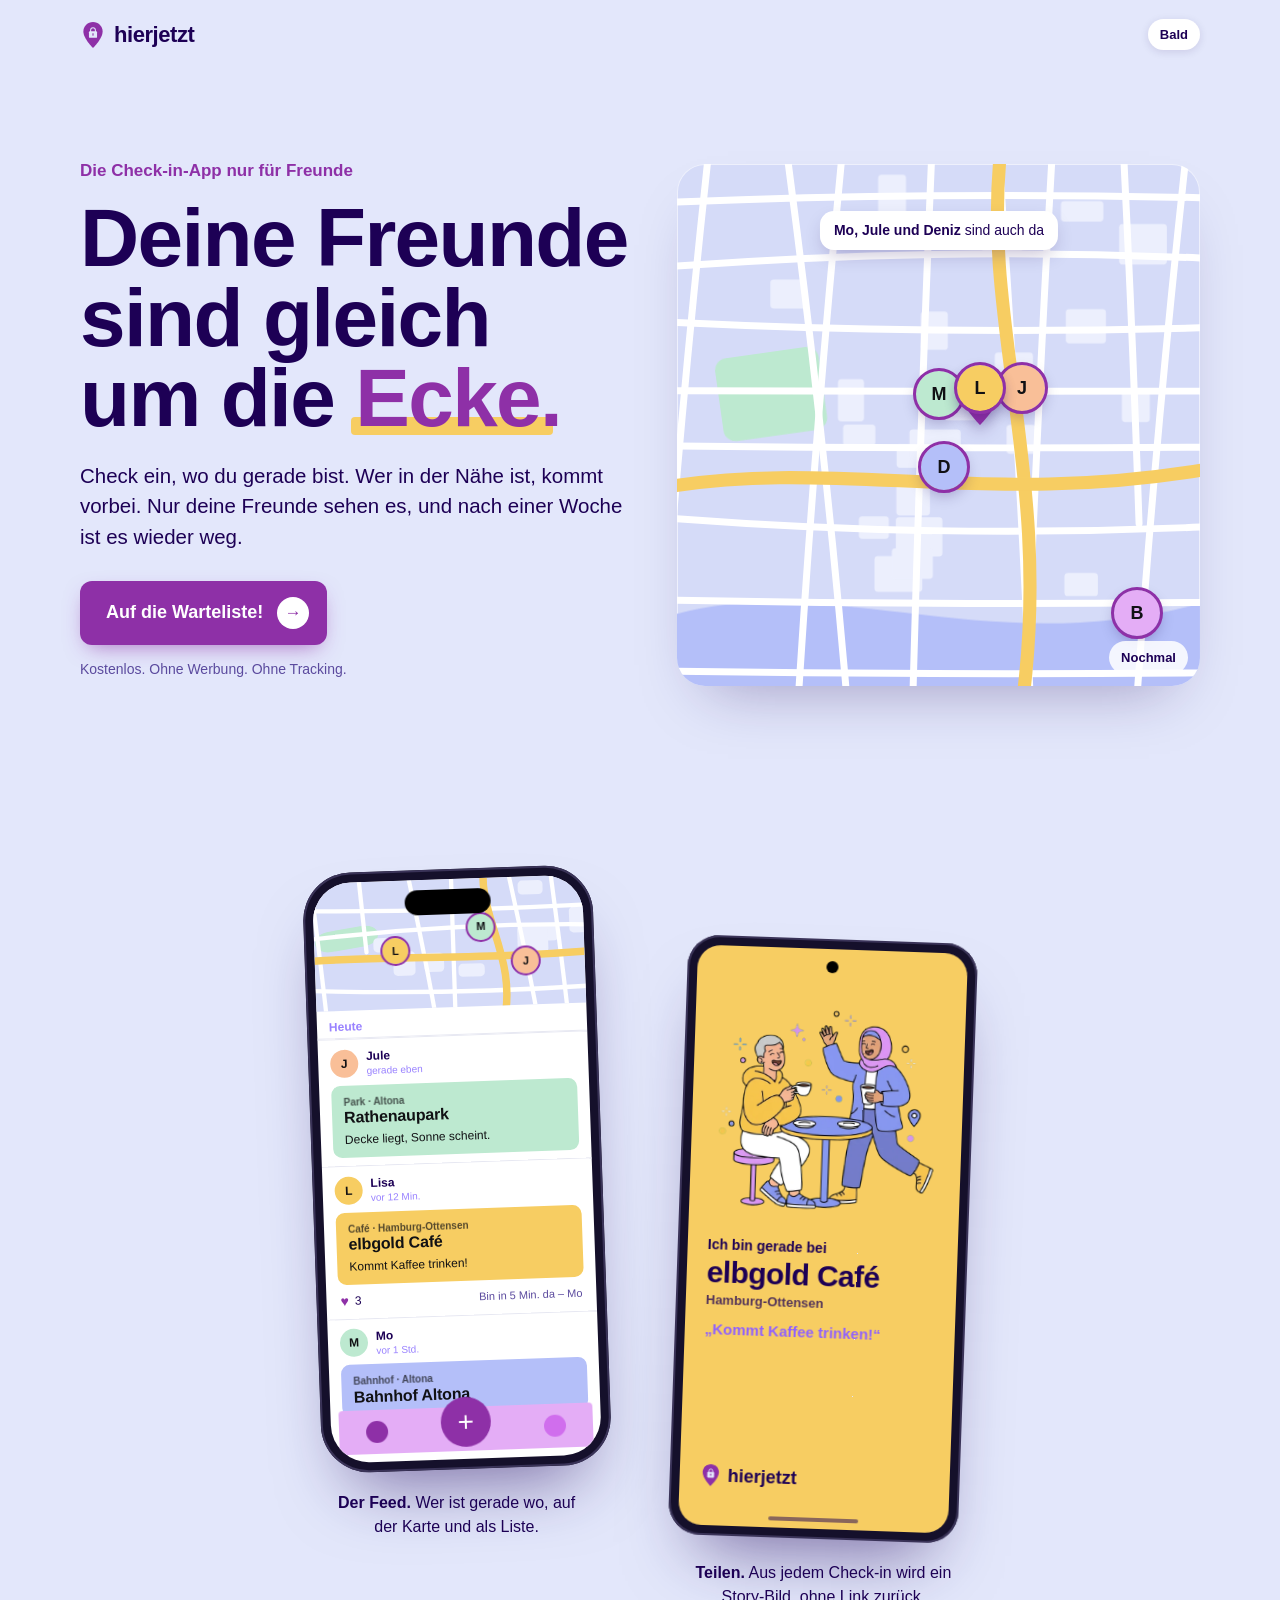
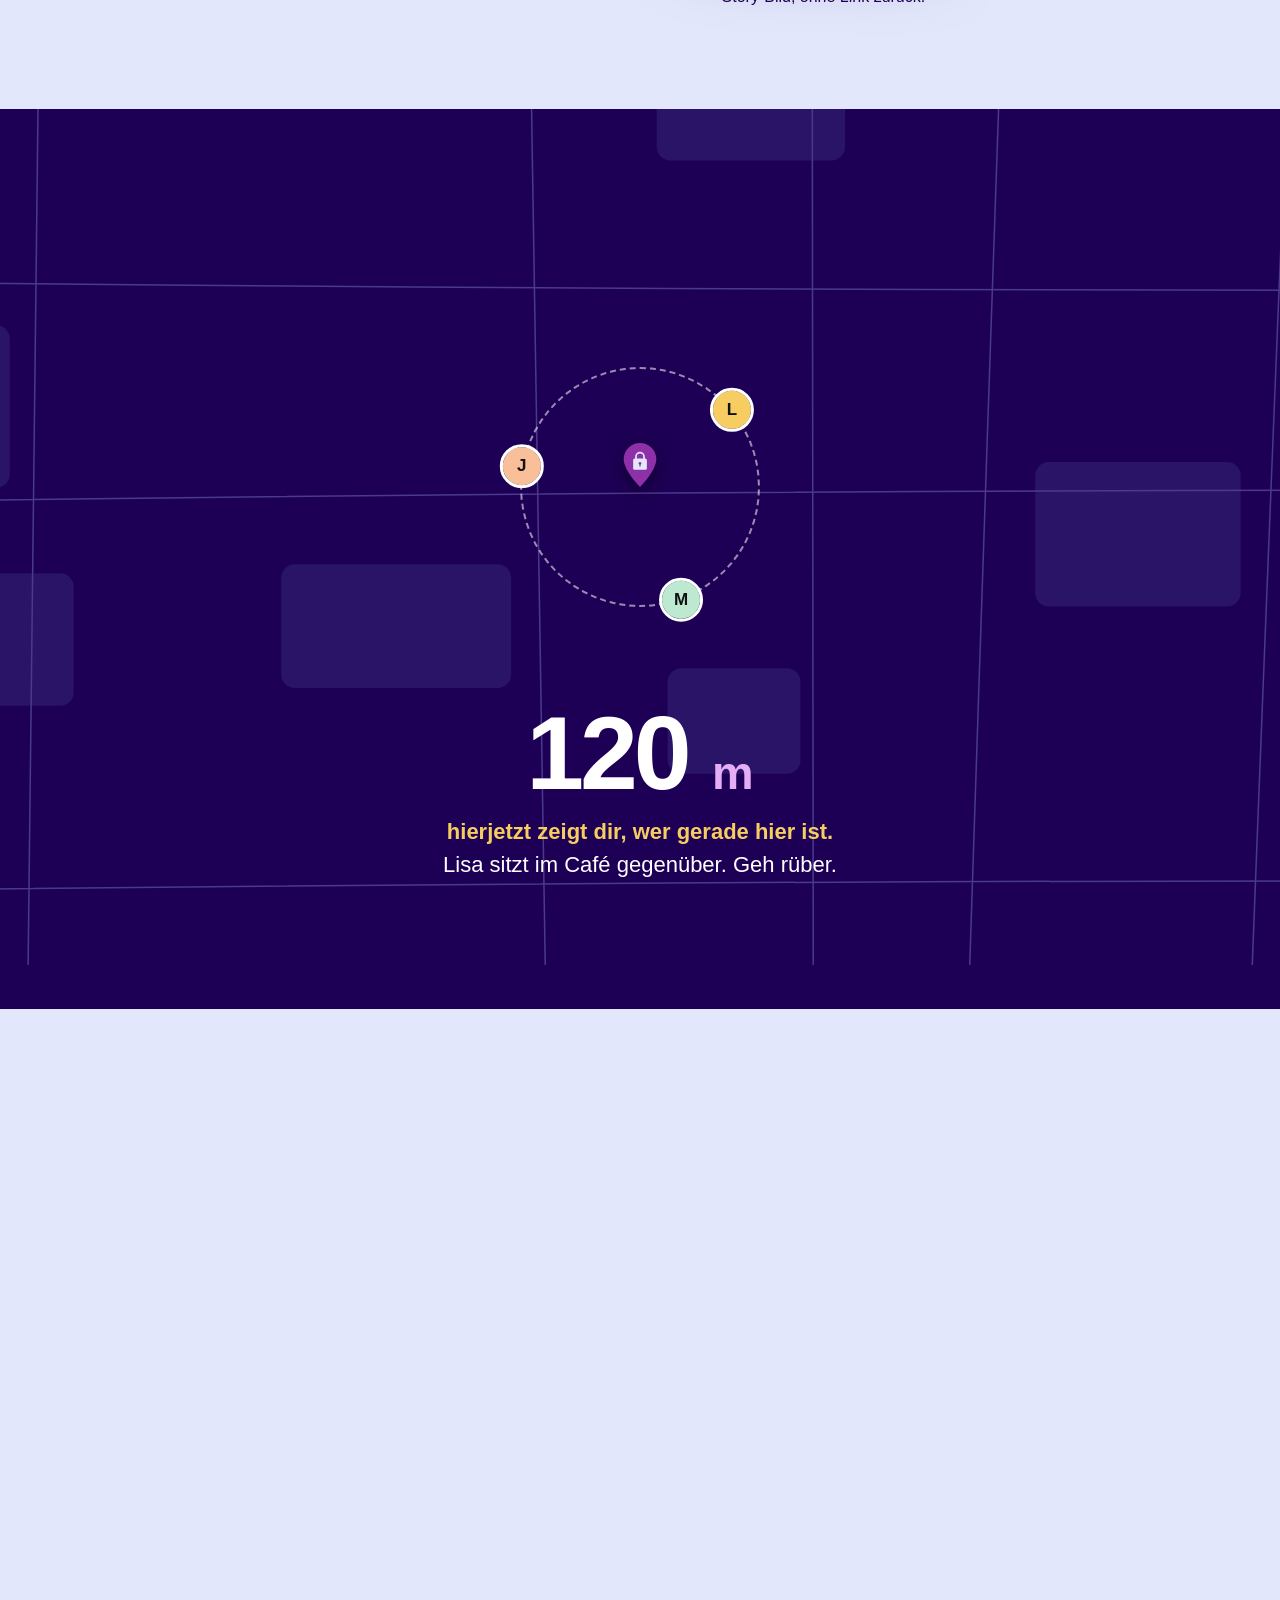
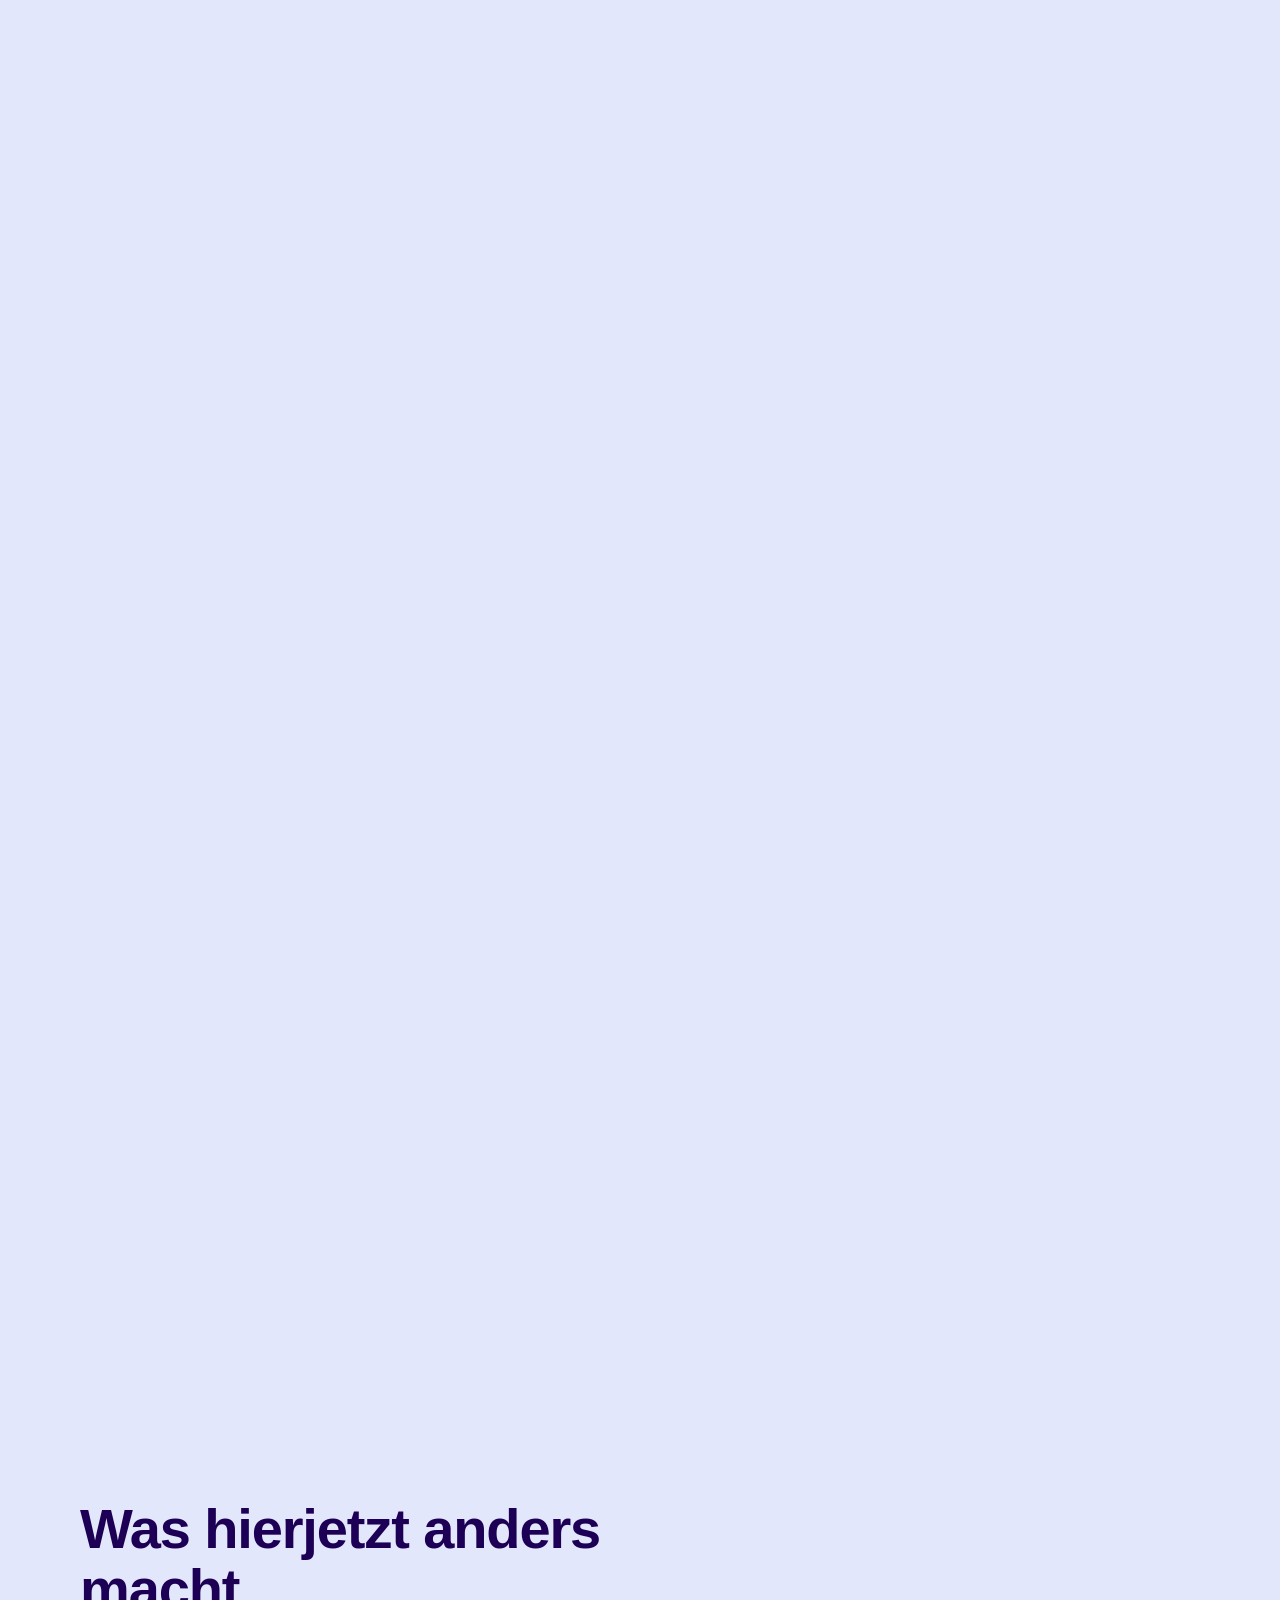
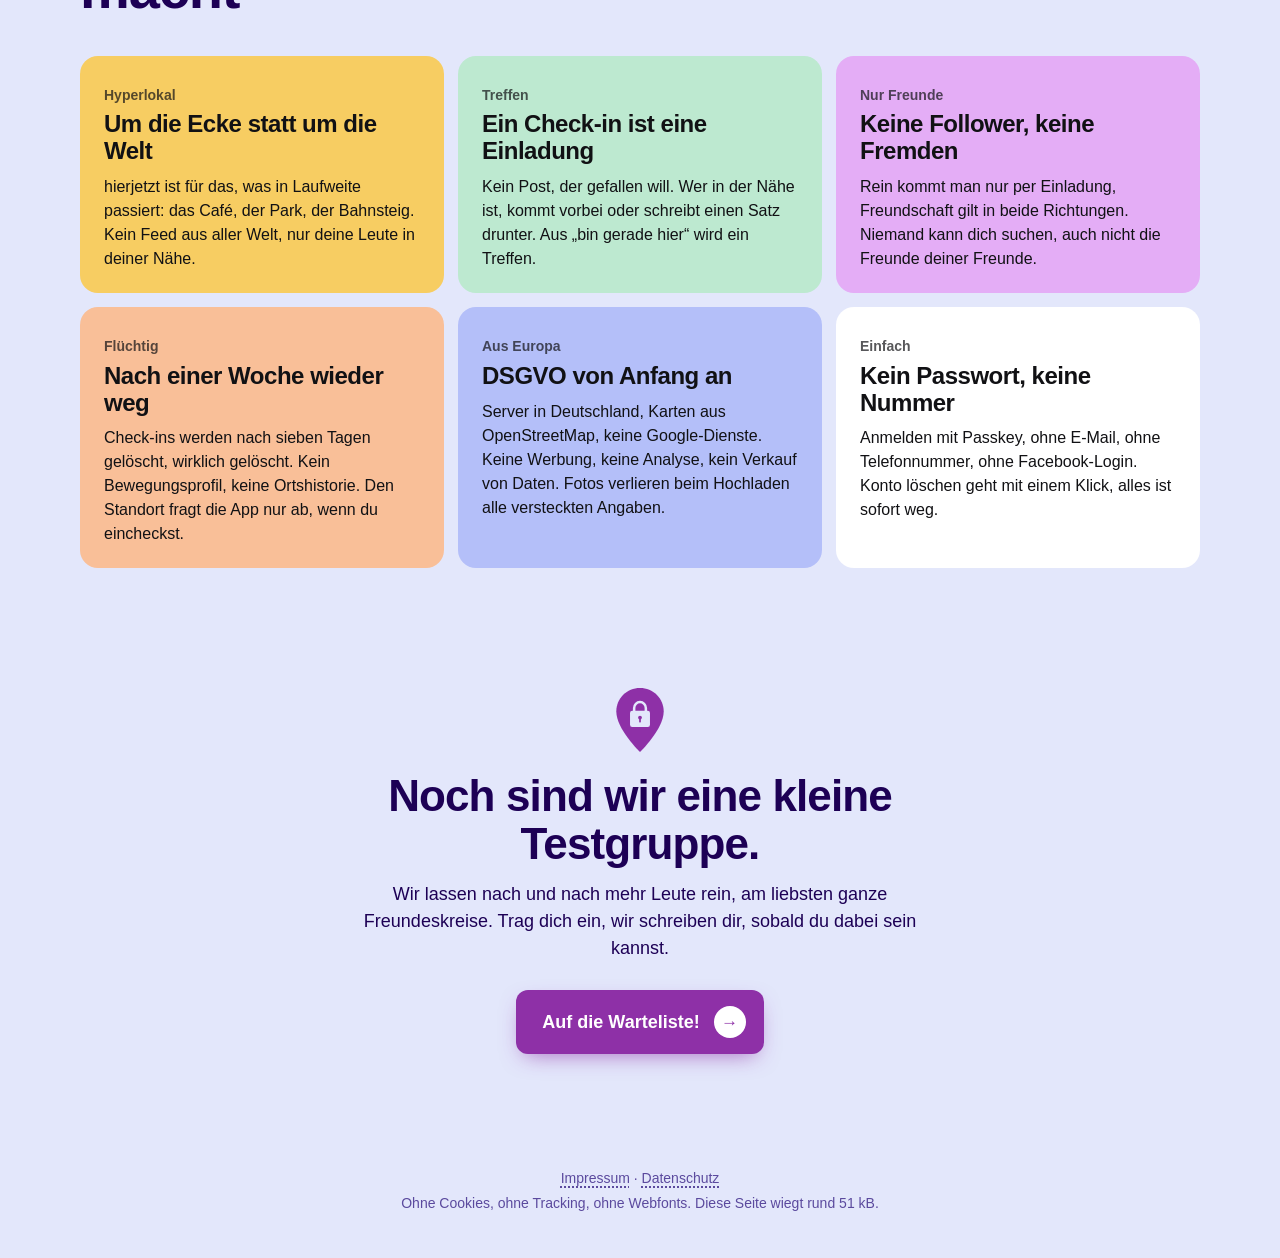
<file: index.html>
<!doctype html>
<html lang="de">
<head>
  <meta charset="utf-8">
  <meta name="viewport" content="width=device-width, initial-scale=1, viewport-fit=cover">
  <title>hierjetzt · Deine Freunde sind gleich um die Ecke</title>
  <meta name="description" content="Check ein, wo du gerade bist. Wer in der Nähe ist, kommt vorbei. Nur für Freunde, nach einer Woche wieder weg. Aus Europa, ohne Tracking.">
  <meta name="color-scheme" content="light only">
  <meta name="theme-color" content="#e3e7fb">
  <meta property="og:title" content="hierjetzt">
  <meta property="og:description" content="Deine Freunde sind gleich um die Ecke. Check ein, wer in der Nähe ist, kommt vorbei.">
  <meta property="og:image" content="https://hierjetzt.social/img/og.png">
  <meta property="og:url" content="https://hierjetzt.social/">
  <meta name="twitter:card" content="summary_large_image">
  <link rel="icon" href="img/logo.svg" type="image/svg+xml">
  <link rel="apple-touch-icon" href="img/icon-180.png">
  <link rel="stylesheet" href="style.css">
  <script src="main.js" defer></script>
</head>
<body>
  <a class="skip" href="#main">Zum Inhalt</a>

  <header class="top">
    <a class="brand" href="./" aria-label="hierjetzt Startseite">
      <svg class="brand-pin" viewBox="0 0 512 512" aria-hidden="true"><use href="#pin"/></svg>
      <span>hierjetzt</span>
    </a>
    <span class="beta">Bald</span>
  </header>

  <main id="main">
    <!-- 1 · Hero: headline, value prop, and a tiny city where friends meet -->
    <section class="hero" aria-labelledby="hero-title">
      <div class="hero-text">
        <p class="eyebrow">Die Check-in-App nur für Freunde</p>
        <h1 id="hero-title">
          <span class="word">Deine</span> <span class="word">Freunde</span> <span class="word">sind</span>
          <span class="word">gleich</span> <span class="word">um</span> <span class="word">die</span> <span class="word hl">Ecke.</span>
        </h1>
        <p class="lead">Check ein, wo du gerade bist. Wer in der Nähe ist, kommt vorbei. Nur deine Freunde sehen es, und nach einer Woche ist es wieder weg.</p>
        <button type="button" class="cta" data-open-waitlist>Auf die Warteliste!</button>
        <p class="fine">Kostenlos. Ohne Werbung. Ohne Tracking.</p>
      </div>

      <figure class="city" aria-labelledby="city-caption">
        <svg class="streets" viewBox="0 0 600 600" preserveAspectRatio="xMidYMid slice" aria-hidden="true" focusable="false"></svg>
        <div class="pins" aria-hidden="true">
          <span class="spot" style="--x:58;--y:50"><svg viewBox="0 0 512 512"><use href="#pin"/></svg><span class="ring"></span></span>
          <span class="friend f-lisa" style="--x:58;--y:50;--d:0;--c:var(--color-yellow)">L</span>
          <span class="friend f-mo walks" style="--x:18;--y:22;--ex:50;--ey:44;--d:1;--c:var(--color-mint)">M</span>
          <span class="friend f-jule walks" style="--x:86;--y:18;--ex:66;--ey:43;--d:2;--c:var(--color-peach)">J</span>
          <span class="friend f-deniz walks" style="--x:26;--y:84;--ex:51;--ey:58;--d:3;--c:var(--color-blue)">D</span>
          <span class="friend f-ben" style="--x:88;--y:86;--d:4;--c:var(--color-lilac)">B</span>
          <span class="bubble b1">Lisa ist gerade im <b>elbgold Café</b></span>
          <span class="bubble b2"><b>Mo, Jule und Deniz</b> sind auch da</span>
        </div>
        <figcaption id="city-caption" class="sr">Lisa checkt im Café ein. Drei Freunde aus der Nähe sehen es und kommen vorbei.</figcaption>
        <button type="button" class="replay" aria-label="Animation nochmal abspielen">Nochmal</button>
      </figure>
    </section>

    <!-- 2 · Two screens: feed on an iPhone, share image on an Android -->
    <section class="screens" aria-labelledby="screens-title">
      <h2 id="screens-title" class="sr">So sieht hierjetzt aus</h2>
      <div class="devices">
        <figure class="device iphone" aria-labelledby="cap-feed">
          <div class="frame">
            <div class="island" aria-hidden="true"></div>
            <div class="screen feed" aria-hidden="true">
              <div class="mini-map">
                <svg class="streets small" viewBox="0 0 300 120" preserveAspectRatio="xMidYMid slice"></svg>
                <span class="mpin" style="--x:30;--y:55;--c:var(--color-yellow)">L</span>
                <span class="mpin" style="--x:62;--y:38;--c:var(--color-mint)">M</span>
                <span class="mpin new" style="--x:78;--y:66;--c:var(--color-peach)">J</span>
              </div>
              <div class="day">Heute</div>
              <div class="entry entry-new">
                <div class="who"><span class="av" style="--c:var(--color-peach)">J</span><span><b>Jule</b><small>gerade eben</small></span></div>
                <div class="tile kind-park"><small>Park · Altona</small><strong>Rathenaupark</strong><p>Decke liegt, Sonne scheint.</p></div>
              </div>
              <div class="entry">
                <div class="who"><span class="av" style="--c:var(--color-yellow)">L</span><span><b>Lisa</b><small>vor 12 Min.</small></span></div>
                <div class="tile kind-cafe"><small>Café · Hamburg-Ottensen</small><strong>elbgold Café</strong><p>Kommt Kaffee trinken!</p></div>
                <div class="acts"><span class="heart">♥</span> <span class="likes">3</span><span class="cmt">Bin in 5 Min. da – Mo</span></div>
              </div>
              <div class="entry">
                <div class="who"><span class="av" style="--c:var(--color-mint)">M</span><span><b>Mo</b><small>vor 1 Std.</small></span></div>
                <div class="tile kind-laden"><small>Bahnhof · Altona</small><strong>Bahnhof Altona</strong></div>
              </div>
              <nav class="tabs"><i></i><b>+</b><i></i></nav>
            </div>
          </div>
          <figcaption id="cap-feed"><b>Der Feed.</b> Wer ist gerade wo, auf der Karte und als Liste.</figcaption>
        </figure>

        <figure class="device android" aria-labelledby="cap-share">
          <div class="frame">
            <div class="punch" aria-hidden="true"></div>
            <div class="screen story" aria-hidden="true">
              <img src="img/cafe.webp" alt="" width="460" height="400" loading="lazy" decoding="async">
              <p class="s-pre">Ich bin gerade bei</p>
              <p class="s-place">elbgold Café</p>
              <p class="s-area">Hamburg-Ottensen</p>
              <p class="s-quote">„Kommt Kaffee trinken!“</p>
              <p class="s-logo"><svg viewBox="0 0 512 512"><use href="#pin"/></svg>hierjetzt</p>
              <span class="gesture"></span>
            </div>
          </div>
          <figcaption id="cap-share"><b>Teilen.</b> Aus jedem Check-in wird ein Story-Bild, ohne Link zurück.</figcaption>
        </figure>
      </div>
    </section>

    <!-- 3 · Hyperlocal: scroll zooms from the whole world down to the café across the street -->
    <section class="zoom" aria-labelledby="zoom-title">
      <div class="zoom-stage">
        <svg class="zoom-map" viewBox="-500 -500 1000 1000" preserveAspectRatio="xMidYMid slice" aria-hidden="true" focusable="false"><defs><radialGradient id="fadeout"><stop offset="0.55" stop-color="#fff"/><stop offset="1" stop-color="#000"/></radialGradient><mask id="town" maskUnits="userSpaceOnUse" x="-900" y="-900" width="1800" height="1800"><circle r="900" fill="url(#fadeout)"/></mask></defs><g class="zoom-world"></g><g class="zoom-city"><g mask="url(#town)" class="zoom-town"></g></g></svg>
        <div class="zoom-ring" aria-hidden="true"><span class="zoom-me"><svg viewBox="0 0 512 512"><use href="#pin"/></svg></span>
          <span class="zf" style="--a:-40deg;--c:var(--color-yellow)">L</span>
          <span class="zf" style="--a:70deg;--c:var(--color-mint)">M</span>
          <span class="zf" style="--a:190deg;--c:var(--color-peach)">J</span>
        </div>
        <div class="zoom-copy">
          <h2 id="zoom-title" class="sr">Hyperlokal</h2>
          <p class="zoom-km" aria-hidden="true"><span class="zoom-n">20.000</span> <span class="zoom-unit">km</span></p>
          <ol class="zoom-steps">
            <li data-step="0">Andere Netzwerke zeigen dir die ganze Welt.</li>
            <li data-step="1">Deine Stadt ist schon näher.</li>
            <li data-step="2">Dein Viertel noch näher.</li>
            <li data-step="3"><strong>hierjetzt zeigt dir, wer gerade hier ist.</strong> Lisa sitzt im Café gegenüber. Geh rüber.</li>
          </ol>
        </div>
      </div>
    </section>

    <!-- 4 · What makes hierjetzt hierjetzt -->
    <section class="why" aria-labelledby="why-title">
      <h2 id="why-title">Was hierjetzt anders macht</h2>
      <ul class="tiles">
        <li class="t kind-cafe"><small>Hyperlokal</small><h3>Um die Ecke statt um die Welt</h3><p>hierjetzt ist für das, was in Laufweite passiert: das Café, der Park, der Bahnsteig. Kein Feed aus aller Welt, nur deine Leute in deiner Nähe.</p></li>
        <li class="t kind-park"><small>Treffen</small><h3>Ein Check-in ist eine Einladung</h3><p>Kein Post, der gefallen will. Wer in der Nähe ist, kommt vorbei oder schreibt einen Satz drunter. Aus „bin gerade hier“ wird ein Treffen.</p></li>
        <li class="t kind-kneipe"><small>Nur Freunde</small><h3>Keine Follower, keine Fremden</h3><p>Rein kommt man nur per Einladung, Freundschaft gilt in beide Richtungen. Niemand kann dich suchen, auch nicht die Freunde deiner Freunde.</p></li>
        <li class="t kind-restaurant"><small>Flüchtig</small><h3>Nach einer Woche wieder weg</h3><p>Check-ins werden nach sieben Tagen gelöscht, wirklich gelöscht. Kein Bewegungsprofil, keine Ortshistorie. Den Standort fragt die App nur ab, wenn du eincheckst.</p></li>
        <li class="t kind-laden"><small>Aus Europa</small><h3>DSGVO von Anfang an</h3><p>Server in Deutschland, Karten aus OpenStreetMap, keine Google-Dienste. Keine Werbung, keine Analyse, kein Verkauf von Daten. Fotos verlieren beim Hochladen alle versteckten Angaben.</p></li>
        <li class="t kind-plain"><small>Einfach</small><h3>Kein Passwort, keine Nummer</h3><p>Anmelden mit Passkey, ohne E-Mail, ohne Telefonnummer, ohne Facebook-Login. Konto löschen geht mit einem Klick, alles ist sofort weg.</p></li>
      </ul>
    </section>

    <!-- 5 · Closing -->
    <section class="end" aria-labelledby="end-title">
      <svg class="end-pin" viewBox="0 0 512 512" aria-hidden="true"><use href="#pin"/></svg>
      <h2 id="end-title">Noch sind wir eine kleine Testgruppe.</h2>
      <p>Wir lassen nach und nach mehr Leute rein, am liebsten ganze Freundeskreise. Trag dich ein, wir schreiben dir, sobald du dabei sein kannst.</p>
      <button type="button" class="cta" data-open-waitlist>Auf die Warteliste!</button>
    </section>
  </main>

  <footer class="foot">
    <p><a href="impressum.html">Impressum</a> · <a href="datenschutz.html">Datenschutz</a></p>
    <p>Ohne Cookies, ohne Tracking, ohne Webfonts. Diese Seite wiegt rund <span class="weight">120</span> kB.</p>
  </footer>

  <!-- Waiting list form -->
  <dialog class="wl" aria-labelledby="wl-title">
    <button type="button" class="wl-close" aria-label="Schließen" data-close>×</button>
    <form class="wl-form" novalidate data-api="https://kiddytasker.tail4d20f6.ts.net/api/waitlist">
      <h2 id="wl-title">Auf die Warteliste</h2>
      <p class="wl-lead">Drei Angaben, dann bist du drauf. Wir schreiben dir, sobald du einchecken kannst.</p>

      <label for="wl-name">Vorname</label>
      <input id="wl-name" name="firstName" type="text" autocomplete="given-name" maxlength="60" required aria-describedby="wl-name-err">
      <p class="err" id="wl-name-err" aria-live="polite"></p>

      <label for="wl-email">E-Mail</label>
      <input id="wl-email" name="email" type="email" autocomplete="email" inputmode="email" maxlength="254" required aria-describedby="wl-email-err">
      <p class="err" id="wl-email-err" aria-live="polite"></p>

      <fieldset class="nets">
        <legend>Welche Netzwerke nutzt du gerade? <span>(optional)</span></legend>
        <div class="chips">
          <label><input type="checkbox" name="networks" value="instagram"><span>Instagram</span></label>
          <label><input type="checkbox" name="networks" value="whatsapp"><span>WhatsApp</span></label>
          <label><input type="checkbox" name="networks" value="swarm"><span>Swarm</span></label>
          <label><input type="checkbox" name="networks" value="bereal"><span>BeReal</span></label>
          <label><input type="checkbox" name="networks" value="snapchat"><span>Snapchat</span></label>
          <label><input type="checkbox" name="networks" value="tiktok"><span>TikTok</span></label>
          <label><input type="checkbox" name="networks" value="facebook"><span>Facebook</span></label>
          <label><input type="checkbox" name="networks" value="threads"><span>Threads</span></label>
          <label><input type="checkbox" name="networks" value="x"><span>X</span></label>
          <label><input type="checkbox" name="networks" value="bluesky"><span>Bluesky</span></label>
          <label><input type="checkbox" name="networks" value="mastodon"><span>Mastodon</span></label>
          <label><input type="checkbox" name="networks" value="linkedin"><span>LinkedIn</span></label>
          <label><input type="checkbox" name="networks" value="signal"><span>Signal</span></label>
          <label><input type="checkbox" name="networks" value="telegram"><span>Telegram</span></label>
        </div>
        <label for="wl-other" class="other-label">Andere</label>
        <input id="wl-other" name="other" type="text" maxlength="60" placeholder="z. B. Polarsteps">
      </fieldset>

      <label class="consent">
        <input type="checkbox" name="consent" required aria-describedby="wl-consent-err">
        <span>Ihr dürft mir eine Mail schicken, sobald ich mitmachen kann. Austragen geht jederzeit mit einer kurzen Mail. Mehr in der <a href="datenschutz.html" target="_blank">Datenschutzerklärung</a>.</span>
      </label>
      <p class="err" id="wl-consent-err" aria-live="polite"></p>

      <div class="hp" aria-hidden="true"><label>Website <input name="website" tabindex="-1" autocomplete="off"></label></div>

      <button type="submit" class="cta block">Eintragen</button>
      <p class="err form-err" role="alert"></p>
    </form>

    <div class="wl-done" hidden>
      <svg class="done-pin" viewBox="0 0 512 512" aria-hidden="true"><use href="#pin"/></svg>
      <div class="tile kind-cafe">
        <small>Warteliste · hierjetzt</small>
        <strong tabindex="-1">Du bist drauf, <span class="done-name"></span>!</strong>
        <p>Wir schreiben dir, sobald du einchecken kannst. Bring deine Freunde mit.</p>
      </div>
      <button type="button" class="cta block plain" data-close>Schließen</button>
    </div>
  </dialog>

  <svg width="0" height="0" style="position:absolute" aria-hidden="true">
    <symbol id="pin" viewBox="0 0 512 512"><path d="M256 0c-104.4 0-189.7 83-189.7 187.3C66.3 327.1 256 512 256 512s189.7-184.9 189.7-324.7C445.7 83 360.4 0 256 0z" fill="#8e30a7"/><path d="M209.2 192.7v-33.2a46.9 46.8 90 0 1 93.6 0v33.2" fill="none" stroke="#e3e7fb" stroke-width="20" stroke-linecap="round"/><rect x="176.2" y="181.6" width="159.6" height="129.8" rx="18" fill="#e3e7fb"/><circle cx="256" cy="236.8" r="15.1" fill="#8e30a7"/><rect x="249.1" y="239.6" width="13.8" height="35.9" rx="5" fill="#8e30a7"/></symbol>
  </svg>
</body>
</html>
</file>
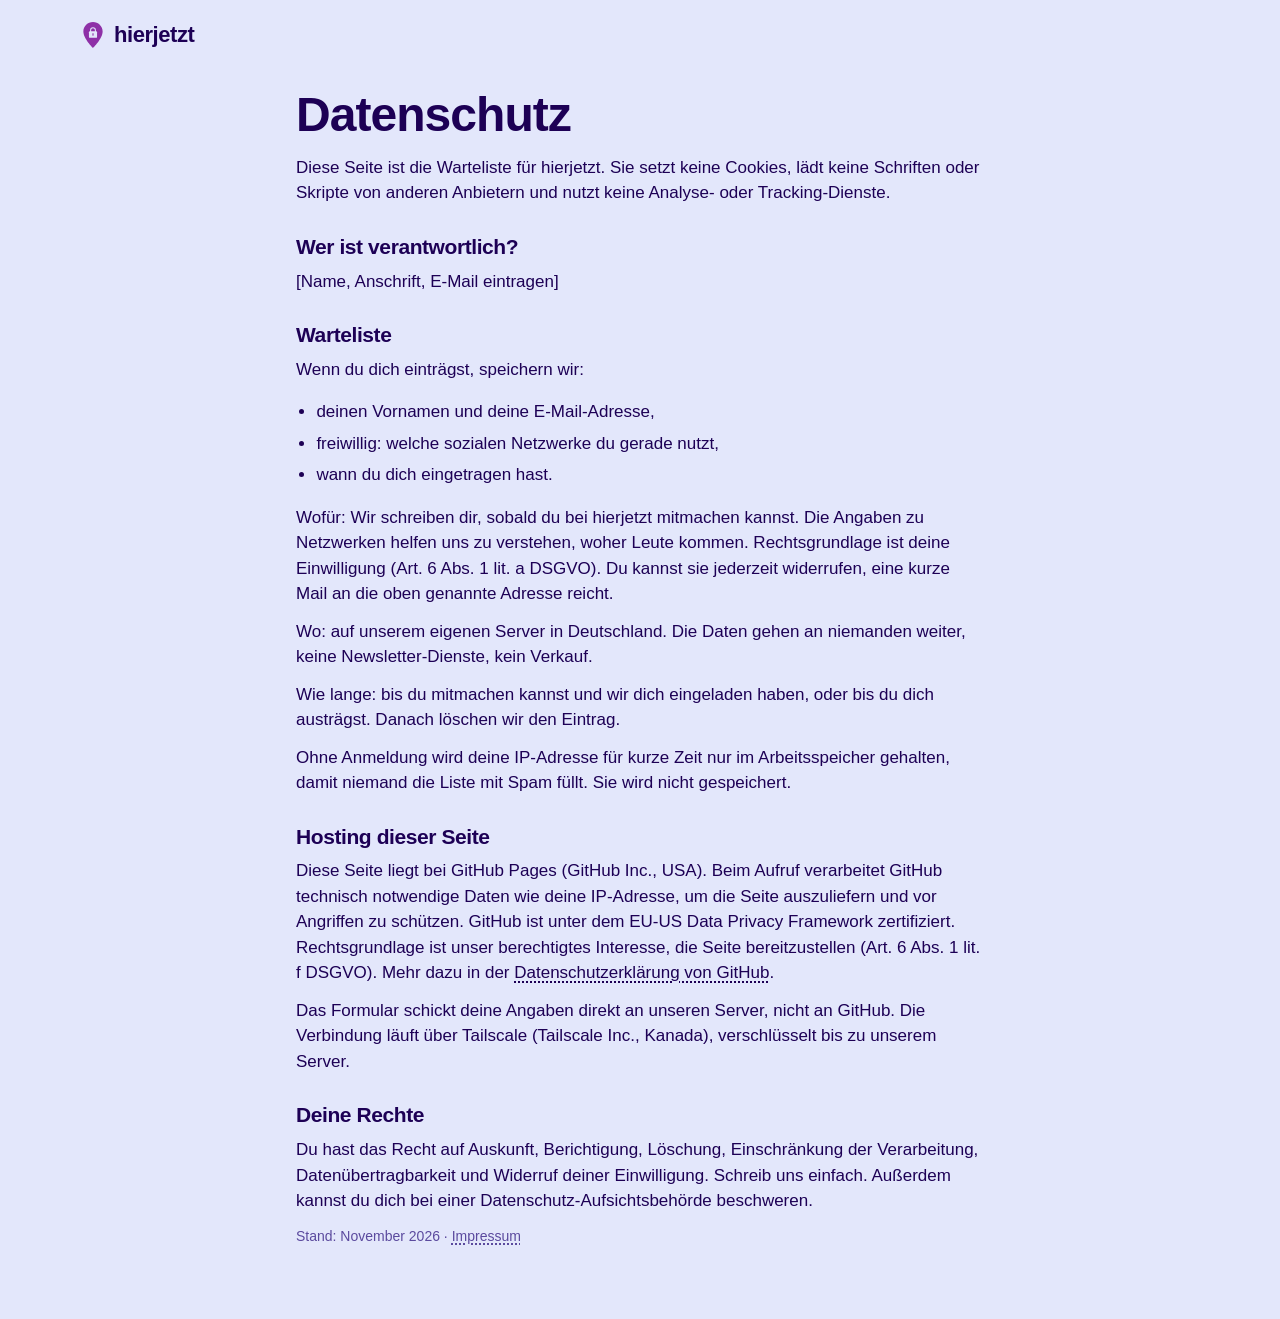
<file: datenschutz.html>
<!doctype html>
<html lang="de">
<head>
  <meta charset="utf-8">
  <meta name="viewport" content="width=device-width, initial-scale=1">
  <meta name="color-scheme" content="light only">
  <title>Datenschutz · hierjetzt</title>
  <link rel="icon" href="img/logo.svg" type="image/svg+xml">
  <link rel="stylesheet" href="legal.css">
</head>
<body>
<header class="top"><a class="brand" href="./"><img src="img/logo.svg" alt="" width="26" height="26"><span>hierjetzt</span></a></header>
<main class="legal">
  <h1>Datenschutz</h1>
  <p>Diese Seite ist die Warteliste für hierjetzt. Sie setzt keine Cookies, lädt keine Schriften oder Skripte von anderen Anbietern und nutzt keine Analyse- oder Tracking-Dienste.</p>

  <h2>Wer ist verantwortlich?</h2>
  <p>[Name, Anschrift, E-Mail eintragen]</p>

  <h2>Warteliste</h2>
  <p>Wenn du dich einträgst, speichern wir:</p>
  <ul>
    <li>deinen Vornamen und deine E-Mail-Adresse,</li>
    <li>freiwillig: welche sozialen Netzwerke du gerade nutzt,</li>
    <li>wann du dich eingetragen hast.</li>
  </ul>
  <p>Wofür: Wir schreiben dir, sobald du bei hierjetzt mitmachen kannst. Die Angaben zu Netzwerken helfen uns zu verstehen, woher Leute kommen. Rechtsgrundlage ist deine Einwilligung (Art. 6 Abs. 1 lit. a DSGVO). Du kannst sie jederzeit widerrufen, eine kurze Mail an die oben genannte Adresse reicht.</p>
  <p>Wo: auf unserem eigenen Server in Deutschland. Die Daten gehen an niemanden weiter, keine Newsletter-Dienste, kein Verkauf.</p>
  <p>Wie lange: bis du mitmachen kannst und wir dich eingeladen haben, oder bis du dich austrägst. Danach löschen wir den Eintrag.</p>
  <p>Ohne Anmeldung wird deine IP-Adresse für kurze Zeit nur im Arbeitsspeicher gehalten, damit niemand die Liste mit Spam füllt. Sie wird nicht gespeichert.</p>

  <h2>Hosting dieser Seite</h2>
  <p>Diese Seite liegt bei GitHub Pages (GitHub Inc., USA). Beim Aufruf verarbeitet GitHub technisch notwendige Daten wie deine IP-Adresse, um die Seite auszuliefern und vor Angriffen zu schützen. GitHub ist unter dem EU-US Data Privacy Framework zertifiziert. Rechtsgrundlage ist unser berechtigtes Interesse, die Seite bereitzustellen (Art. 6 Abs. 1 lit. f DSGVO). Mehr dazu in der <a href="https://docs.github.com/de/site-policy/privacy-policies/github-general-privacy-statement" rel="noopener">Datenschutzerklärung von GitHub</a>.</p>
  <p>Das Formular schickt deine Angaben direkt an unseren Server, nicht an GitHub. Die Verbindung läuft über Tailscale (Tailscale Inc., Kanada), verschlüsselt bis zu unserem Server.</p>

  <h2>Deine Rechte</h2>
  <p>Du hast das Recht auf Auskunft, Berichtigung, Löschung, Einschränkung der Verarbeitung, Datenübertragbarkeit und Widerruf deiner Einwilligung. Schreib uns einfach. Außerdem kannst du dich bei einer Datenschutz-Aufsichtsbehörde beschweren.</p>
  <p class="muted">Stand: November 2026 · <a href="impressum.html">Impressum</a></p>
</main>
</body>
</html>
</file>
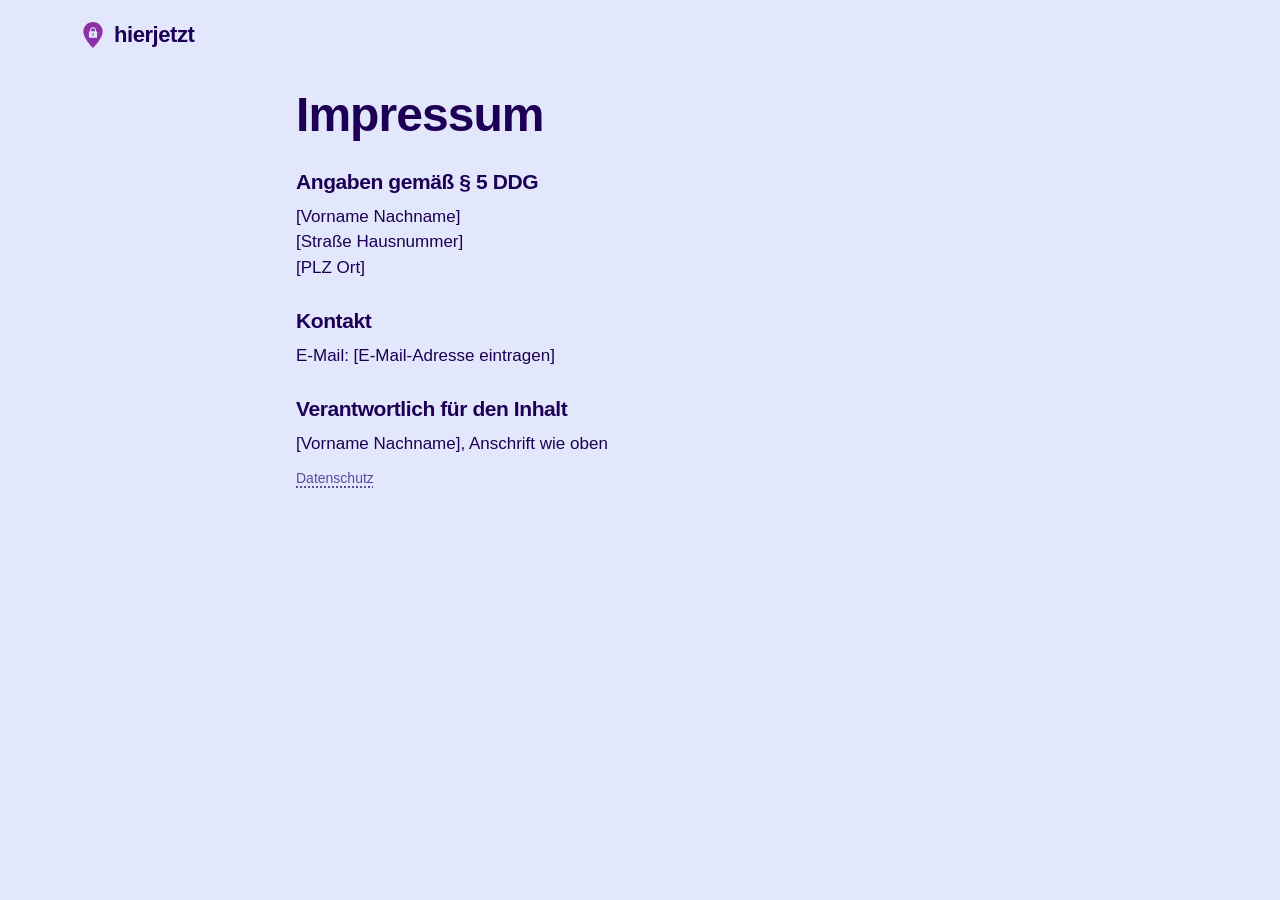
<file: impressum.html>
<!doctype html>
<html lang="de">
<head>
  <meta charset="utf-8">
  <meta name="viewport" content="width=device-width, initial-scale=1">
  <meta name="color-scheme" content="light only">
  <title>Impressum · hierjetzt</title>
  <link rel="icon" href="img/logo.svg" type="image/svg+xml">
  <link rel="stylesheet" href="legal.css">
</head>
<body>
<header class="top"><a class="brand" href="./"><img src="img/logo.svg" alt="" width="26" height="26"><span>hierjetzt</span></a></header>
<main class="legal">
  <h1>Impressum</h1>
  <h2>Angaben gemäß § 5 DDG</h2>
  <p>[Vorname Nachname]<br>[Straße Hausnummer]<br>[PLZ Ort]</p>
  <h2>Kontakt</h2>
  <p>E-Mail: [E-Mail-Adresse eintragen]</p>
  <h2>Verantwortlich für den Inhalt</h2>
  <p>[Vorname Nachname], Anschrift wie oben</p>
  <p class="muted"><a href="datenschutz.html">Datenschutz</a></p>
</main>
</body>
</html>
</file>
<file: style.css>
/* hierjetzt landing page. Tokens are the app's (public/style.css): periwinkle, lilac, violet,
   coloured tiles. System fonts only, no webfonts, no libraries. */
:root {
  --color-bg: #e3e7fb;
  --color-surface: #ffffff;
  --color-surface-2: #f3f4fa;
  --color-ink: #1d0055;
  --color-muted: #9982ff;
  --color-muted-text: #5b4a9e; /* muted, but 4.5:1 on white and periwinkle for running text */
  --color-accent: #8f60ff;
  --color-line: #e7e8f2;
  --color-primary: #8e30a7;
  --color-lilac: #e4adf6;
  --color-blue: #b4bff9;
  --color-yellow: #f7cd62;
  --color-mint: #bde9d0;
  --color-peach: #f9bf98;
  --tile-ink: #111114;
  --color-danger: #c4372b;
  --radius: 10px;
  --radius-btn: 12px;
  --gutter: max(16px, calc((100% - 1120px) / 2));
  --ease-out: cubic-bezier(0.22, 1, 0.36, 1);
  --ease-bounce: cubic-bezier(0.34, 1.56, 0.64, 1);
  color-scheme: light only;
}

* { box-sizing: border-box; }
html { scroll-behavior: smooth; -webkit-text-size-adjust: 100%; }
body {
  margin: 0; background: var(--color-bg); color: var(--color-ink);
  font: 17px/1.5 -apple-system, BlinkMacSystemFont, "SF Pro Rounded", "Segoe UI", Roboto, sans-serif;
  -webkit-font-smoothing: antialiased; overflow-x: clip;
}
h1, h2, h3 { letter-spacing: -0.02em; line-height: 1.08; font-weight: 800; margin: 0; }
p { margin: 0 0 12px; }
a { color: inherit; text-underline-offset: 3px; text-decoration: underline dotted 1.5px; }
img, svg { display: block; }
:focus-visible { outline: 3px solid var(--color-ink); outline-offset: 3px; border-radius: 4px; }
.sr { position: absolute; width: 1px; height: 1px; overflow: hidden; clip-path: inset(50%); white-space: nowrap; }
.skip { position: absolute; left: 16px; top: -60px; z-index: 50; background: var(--color-ink); color: #fff; padding: 10px 16px; border-radius: 9px; }
.skip:focus { top: 12px; }

/* Header */
.top { display: flex; align-items: center; justify-content: space-between; padding: 18px var(--gutter); }
.brand { display: inline-flex; align-items: center; gap: 8px; font-weight: 800; font-size: 22px; letter-spacing: -0.02em; text-decoration: none; }
.brand-pin { width: 26px; height: 26px; }
.beta { font-size: 13px; font-weight: 700; padding: 6px 12px; border-radius: 999px; background: var(--color-surface); box-shadow: 0 2px 8px rgba(29, 0, 85, 0.12); }

/* CTA: the app's primary button, bigger, with the round arrow */
.cta {
  font: inherit; font-weight: 800; font-size: 18px; color: #fff; background: var(--color-primary);
  border: 0; border-radius: var(--radius-btn); padding: 16px 18px 16px 26px; min-height: 56px;
  display: inline-flex; align-items: center; gap: 14px; cursor: pointer;
  box-shadow: 0 8px 22px -8px rgba(142, 48, 167, 0.7);
  transition: transform 0.2s var(--ease-bounce), box-shadow 0.2s;
}
.cta::after {
  content: '→' / ''; display: inline-flex; align-items: center; justify-content: center;
  width: 32px; height: 32px; border-radius: 50%; background: #fff; color: var(--color-primary); font-size: 17px;
  transition: transform 0.25s var(--ease-bounce);
}
.cta:hover { transform: translateY(-2px); box-shadow: 0 14px 26px -10px rgba(142, 48, 167, 0.75); }
.cta:hover::after { transform: translateX(3px); }
.cta:active { transform: translateY(1px) scale(0.98); }
.cta.block { width: 100%; justify-content: center; }
.cta.plain { padding-right: 26px; }
.cta.plain::after { display: none; }
.cta:disabled { opacity: 0.6; cursor: progress; }

/* ---------- 1 Hero ---------- */
.hero {
  display: grid; grid-template-columns: 1.05fr 1fr; gap: 48px; align-items: center;
  padding: 24px var(--gutter) 72px; min-height: min(760px, calc(100svh - 70px));
}
.eyebrow { font-weight: 700; color: var(--color-primary); margin-bottom: 14px; }
.hero h1 { isolation: isolate; font-size: clamp(44px, 6.4vw, 84px); line-height: 0.98; margin-bottom: 22px; }
.hero h1 .word { display: inline-block; }
.hero h1 .hl { color: var(--color-primary); position: relative; }
.hero h1 .hl::after { /* yellow marker stroke under "Ecke." */
  content: ''; position: absolute; left: -2%; right: 4%; bottom: 0.04em; height: 0.22em; z-index: -1;
  background: var(--color-yellow); border-radius: 4px; transform-origin: left;
}
.lead { font-size: clamp(18px, 1.6vw, 21px); max-width: 30em; margin-bottom: 28px; }
.fine { font-size: 14px; color: var(--color-muted-text); margin-top: 14px; }

/* Tiny city: streets draw themselves, friends drop in, then walk to the café */
.city {
  position: relative; margin: 0; aspect-ratio: 1; width: 100%; max-width: 560px; justify-self: end;
  border-radius: 28px; overflow: hidden; background: #d5dbf8;
  box-shadow: 0 30px 60px -30px rgba(29, 0, 85, 0.35), inset 0 0 0 1px rgba(255, 255, 255, 0.6);
}
.streets { position: absolute; inset: 0; width: 100%; height: 100%; }
.streets .water { fill: var(--color-blue); }
.streets .park { fill: var(--color-mint); }
.streets .block { fill: #eceffd; }
.streets .road { fill: none; stroke: #fff; stroke-linecap: round; }
.streets .main { fill: none; stroke: var(--color-yellow); stroke-linecap: round; }
.city .streets .road, .city .streets .main { stroke-dasharray: 1; stroke-dashoffset: 1; animation: draw 1.4s var(--ease-out) forwards; animation-delay: calc(var(--i, 0) * 18ms); }
.city .streets .park, .city .streets .water, .city .streets .block { opacity: 0; animation: fade 0.8s ease forwards 0.5s; }
@keyframes draw { to { stroke-dashoffset: 0; } }
@keyframes fade { to { opacity: 1; } }

.pins { position: absolute; inset: 0; }
.friend, .spot { position: absolute; left: calc(var(--x) * 1%); top: calc(var(--y) * 1%); }
.friend {
  width: 46px; height: 46px; margin: -23px 0 0 -23px; border-radius: 50%;
  background: var(--c); color: var(--tile-ink); font-weight: 800; font-size: 18px;
  display: grid; place-items: center; outline: 3px solid var(--color-primary); outline-offset: 0;
  box-shadow: 0 6px 14px rgba(29, 0, 85, 0.25);
  opacity: 0; animation: drop 0.6s var(--ease-bounce) forwards; animation-delay: calc(0.7s + var(--d) * 0.12s);
}
.f-lisa { z-index: 3; margin: -60px 0 0 -23px; animation-delay: 1.9s; } /* Lisa sits on the café pin */
.friend.walks { animation: drop 0.6s var(--ease-bounce) forwards calc(0.7s + var(--d) * 0.12s), walk 1.6s var(--ease-out) forwards calc(3.3s + var(--d) * 0.18s); }
@keyframes drop { from { opacity: 0; transform: translateY(-60px) scale(0.6); } 60% { opacity: 1; } to { opacity: 1; transform: none; } }
@keyframes walk { to { left: calc(var(--ex) * 1%); top: calc(var(--ey) * 1%); } }
.spot { width: 54px; height: 54px; margin: -54px 0 0 -27px; z-index: 2; opacity: 0; animation: drop 0.6s var(--ease-bounce) forwards 1.7s; }
.spot svg { width: 100%; height: 100%; filter: drop-shadow(0 6px 8px rgba(29, 0, 85, 0.3)); }
.ring {
  position: absolute; left: 50%; bottom: -6px; width: 30px; height: 12px; margin-left: -15px; border-radius: 50%;
  border: 2px solid var(--color-primary); opacity: 0; animation: ripple 1.6s ease-out 2.2s 3;
}
@keyframes ripple { from { opacity: 0.9; transform: scale(0.5); } to { opacity: 0; transform: scale(5); } }
.bubble {
  position: absolute; left: 50%; transform: translateX(-50%); white-space: nowrap; z-index: 4;
  background: var(--color-surface); padding: 9px 14px; border-radius: 14px; font-size: 14px;
  box-shadow: 0 8px 20px -6px rgba(29, 0, 85, 0.3); opacity: 0;
}
.b1 { top: 9%; animation: pop 0.5s var(--ease-bounce) forwards 2.3s, out 0.3s ease forwards 4.2s; }
.b2 { top: 9%; animation: pop 0.5s var(--ease-bounce) forwards 4.6s; }
@keyframes pop { from { opacity: 0; transform: translate(-50%, 10px) scale(0.8); } to { opacity: 1; transform: translate(-50%, 0); } }
@keyframes out { to { opacity: 0; transform: translate(-50%, -6px); } }
.replay {
  position: absolute; right: 12px; bottom: 12px; z-index: 5; font: inherit; font-size: 13px; font-weight: 700;
  border: 0; background: rgba(255, 255, 255, 0.85); color: var(--color-ink); padding: 7px 12px; border-radius: 999px; cursor: pointer;
  opacity: 0; animation: fade 0.4s forwards 5.4s;
}

/* Headline words rise in */
.hero h1 .word { opacity: 0; transform: translateY(0.4em); animation: rise 0.7s var(--ease-out) forwards; }
.hero h1 .word:nth-child(1) { animation-delay: 0.05s; }
.hero h1 .word:nth-child(2) { animation-delay: 0.12s; }
.hero h1 .word:nth-child(3) { animation-delay: 0.19s; }
.hero h1 .word:nth-child(4) { animation-delay: 0.26s; }
.hero h1 .word:nth-child(5) { animation-delay: 0.33s; }
.hero h1 .word:nth-child(6) { animation-delay: 0.40s; }
.hero h1 .word:nth-child(7) { animation-delay: 0.52s; }
.hero h1 .hl::after { transform: scaleX(0); animation: mark 0.6s var(--ease-out) forwards 1.1s; }
.hero .eyebrow, .hero .lead, .hero .cta, .hero .fine { opacity: 0; animation: rise 0.7s var(--ease-out) forwards 0.6s; }
.hero .cta { animation-delay: 0.75s; }
.hero .fine { animation-delay: 0.85s; }
.hero .eyebrow { animation-delay: 0s; }
@keyframes rise { from { opacity: 0; transform: translateY(0.5em); } to { opacity: 1; transform: none; } }
@keyframes mark { to { transform: scaleX(1); } }

/* ---------- 2 Screens ---------- */
.screens { padding: 40px var(--gutter) 100px; }
.devices { display: flex; justify-content: center; align-items: flex-start; gap: clamp(20px, 6vw, 90px); perspective: 1400px; }
.device { margin: 0; width: 290px; flex: none; }
.device figcaption { margin-top: 22px; text-align: center; font-size: 16px; max-width: 260px; margin-inline: auto; }
.frame {
  position: relative; height: 600px; padding: 10px; background: #15102b;
  box-shadow: 0 40px 70px -30px rgba(29, 0, 85, 0.55), inset 0 0 0 2px #3a3358;
}
.iphone .frame { border-radius: 48px; }
.android .frame { border-radius: 32px; margin-top: 70px; }
.screen { position: relative; height: 100%; overflow: hidden; background: var(--color-surface); font-size: 12px; line-height: 1.35; }
.iphone .screen { border-radius: 38px; }
.android .screen { border-radius: 23px; }
.island { position: absolute; z-index: 3; top: 20px; left: 50%; width: 86px; height: 25px; margin-left: -43px; background: #000; border-radius: 20px; }
.punch { position: absolute; z-index: 3; top: 22px; left: 50%; width: 12px; height: 12px; margin-left: -6px; background: #000; border-radius: 50%; }

/* Scroll-in: phones rise and straighten up (scroll-driven where supported, otherwise via JS class) */
.device .frame { transform: translateY(80px) rotateX(18deg) rotateZ(var(--tilt, 0deg)); opacity: 0; transition: transform 1.1s var(--ease-out), opacity 0.8s ease; }
.iphone { --tilt: -4deg; }
.android { --tilt: 4deg; }
.device.in .frame { transform: rotateZ(calc(var(--tilt) * 0.5)); opacity: 1; }
.android.in .frame { transition-delay: 0.15s; }

/* Feed screen, built like the app */
.mini-map { position: relative; height: 128px; background: #d5dbf8; }
.mini-map .streets { position: absolute; inset: 0; }
.mpin { position: absolute; left: calc(var(--x) * 1%); top: calc(var(--y) * 1%); width: 26px; height: 26px; margin: -13px; border-radius: 50%; background: var(--c); outline: 2px solid var(--color-primary); display: grid; place-items: center; font-weight: 800; font-size: 11px; color: var(--tile-ink); }
.day { padding: 8px 12px 4px; font-weight: 600; color: var(--color-muted); box-shadow: inset 0 -1px 0 var(--color-line); }
.entry { padding: 10px 12px 8px; box-shadow: inset 0 1px 0 var(--color-line); }
.who { display: flex; gap: 8px; align-items: center; margin-bottom: 7px; }
.who small { display: block; color: var(--color-muted); font-size: 10px; }
.av { width: 28px; height: 28px; border-radius: 50%; background: var(--c); display: grid; place-items: center; font-weight: 800; color: var(--tile-ink); flex: none; }
.tile { border-radius: 9px; padding: 10px 12px; color: var(--tile-ink); background: var(--color-blue); }
.tile small { display: block; font-weight: 700; opacity: 0.7; font-size: 10px; }
.tile strong { display: block; font-size: 16px; font-weight: 800; letter-spacing: -0.01em; line-height: 1.15; }
.tile p { margin: 4px 0 0; }
.kind-cafe { background: var(--color-yellow); }
.kind-park { background: var(--color-mint); }
.kind-kneipe { background: var(--color-lilac); }
.kind-restaurant { background: var(--color-peach); }
.kind-laden { background: var(--color-blue); }
.acts { display: flex; gap: 6px; align-items: center; padding: 7px 2px 0; }
.heart { color: var(--color-primary); font-size: 14px; display: inline-block; }
.cmt { margin-left: auto; color: var(--color-muted-text); font-size: 11px; }
.tabs { position: absolute; left: 8px; right: 8px; bottom: 8px; height: 44px; border-radius: 4px; background: var(--color-lilac); display: flex; align-items: center; justify-content: space-around; }
.tabs i { width: 22px; height: 22px; border-radius: 50%; background: #d06eed; }
.tabs i:first-child { background: var(--color-primary); }
.tabs b { width: 50px; height: 50px; margin-top: -14px; border-radius: 50%; background: var(--color-primary); color: #fff; display: grid; place-items: center; font-size: 28px; font-weight: 500; }

/* Live feel: a new check-in slides in on top, its pin drops, Lisa's heart counts up */
.entry-new { display: grid; grid-template-rows: 0fr; padding-block: 0; overflow: hidden; }
.entry-new > * { min-height: 0; }
.mpin.new { opacity: 0; }
.iphone.in .entry-new { animation: grow 0.7s var(--ease-out) forwards 1.8s; }
.iphone.in .mpin.new { animation: drop 0.6s var(--ease-bounce) forwards 1.6s; }
.iphone.in .heart { animation: beat 0.5s var(--ease-bounce) 2.8s 2; }
@keyframes grow { to { grid-template-rows: 1fr; padding-block: 10px 8px; } }
@keyframes beat { 50% { transform: scale(1.5); } }

/* Share image screen */
.story { background: var(--color-yellow); padding: 46px 20px 20px; display: flex; flex-direction: column; color: var(--color-ink); }
.story img { width: 100%; height: auto; margin: 0 auto 14px; }
.s-pre { font-weight: 700; font-size: 14px; margin: 0; }
.s-place { font-weight: 800; font-size: 30px; line-height: 1.05; letter-spacing: -0.02em; margin: 2px 0 4px; }
.s-area { font-weight: 600; font-size: 13px; margin: 0 0 10px; opacity: 0.75; }
.s-quote { font-weight: 700; font-size: 15px; color: var(--color-accent); margin: 0; }
.s-logo { margin: auto 0 18px; display: flex; align-items: center; gap: 6px; font-weight: 800; font-size: 18px; }
.s-logo svg { width: 22px; height: 22px; }
.gesture { position: absolute; bottom: 7px; left: 50%; width: 90px; height: 4px; margin-left: -45px; background: rgba(29, 0, 85, 0.5); border-radius: 2px; }
.android.in .story img { animation: wiggle 2.4s ease-in-out 1.4s 2; transform-origin: 50% 90%; }
@keyframes wiggle { 25% { transform: rotate(-2deg); } 75% { transform: rotate(2deg); } }

/* ---------- 3 Zoom: from the world to the café across the street ---------- */
.zoom { height: 320vh; position: relative; }
.zoom-stage { position: sticky; top: 0; height: 100vh; height: 100svh; overflow: hidden; background: var(--color-ink); color: #fff; display: grid; place-items: center; }
.zoom-map { position: absolute; inset: 0; width: 100%; height: 100%; }
.zoom-map * { vector-effect: non-scaling-stroke; }
.zoom-world circle { fill: var(--color-muted); }
.zoom-city .road { stroke: #4b3a8c; fill: none; stroke-width: 1.5; stroke-linecap: round; }
.zoom-city .main { stroke: var(--color-yellow); fill: none; stroke-width: 3; stroke-linecap: round; }
.zoom-city .water { fill: #3a2f7a; }
.zoom-city .park { fill: #2c4a58; }
.zoom-city .block { fill: #2a1468; }
.zoom-ring {
  position: absolute; left: 50%; top: 42%; width: 240px; height: 240px; margin: -120px; border-radius: 50%;
  border: 2px dashed rgba(255, 255, 255, 0.55); transform: scale(var(--ring, 1));
}
.zoom-me { position: absolute; left: 50%; top: 50%; width: 44px; height: 44px; margin: -44px 0 0 -22px; }
.zoom-me svg { width: 100%; height: 100%; filter: drop-shadow(0 6px 10px rgba(0, 0, 0, 0.4)); }
.zf {
  position: absolute; left: 50%; top: 50%; width: 38px; height: 38px; margin: -19px; border-radius: 50%;
  background: var(--c); color: var(--tile-ink); font-weight: 800; display: grid; place-items: center; outline: 3px solid #fff;
  transform: rotate(var(--a)) translateX(120px) rotate(calc(var(--a) * -1)) scale(var(--fs, 0));
  transition: transform 0.5s var(--ease-bounce);
}
.zoom.near .zf { --fs: 1; }
.zoom.near .zf:nth-of-type(3) { transition-delay: 0.08s; }
.zoom.near .zf:nth-of-type(4) { transition-delay: 0.16s; }
.zoom-copy { position: relative; z-index: 2; text-align: center; padding: 0 20px; margin-top: 52vh; width: 100%; max-width: 640px; }
.zoom-km { font-size: clamp(48px, 9vw, 104px); font-weight: 800; letter-spacing: -0.04em; line-height: 1; margin: 0 0 10px; font-variant-numeric: tabular-nums; }
.zoom-unit { font-size: 0.45em; letter-spacing: 0; color: var(--color-lilac); }
.zoom-steps { list-style: none; margin: 0; padding: 0; display: grid; font-size: clamp(18px, 2vw, 22px); min-height: 3.2em; }
.zoom-steps li { grid-area: 1 / 1; opacity: 0; transform: translateY(10px); transition: opacity 0.35s, transform 0.35s var(--ease-out); }
.zoom-steps li.on { opacity: 1; transform: none; }
.zoom-steps strong { color: var(--color-yellow); display: block; }

/* ---------- 4 Tiles ---------- */
.why { padding: 110px var(--gutter) 60px; }
.why h2 { font-size: clamp(34px, 4.4vw, 56px); margin-bottom: 36px; max-width: 12em; }
.tiles { list-style: none; margin: 0; padding: 0; display: grid; grid-template-columns: repeat(3, 1fr); gap: 14px; }
.t { border-radius: 18px; padding: 26px 24px 22px; color: var(--tile-ink); transform: translateY(30px); opacity: 0; transition: transform 0.8s var(--ease-out), opacity 0.6s; }
.t.in { transform: none; opacity: 1; }
.t:nth-child(3n + 2) { transition-delay: 0.08s; }
.t:nth-child(3n) { transition-delay: 0.16s; }
.t small { font-weight: 700; font-size: 14px; opacity: 0.7; }
.t h3 { font-size: 24px; margin: 4px 0 10px; line-height: 1.12; }
.t p { margin: 0; font-size: 16px; }
.kind-plain { background: var(--color-surface); }

/* ---------- 5 End ---------- */
.end { text-align: center; padding: 60px var(--gutter) 110px; max-width: 760px; margin: 0 auto; }
.end-pin { width: 64px; height: 64px; margin: 0 auto 20px; }
.end.in .end-pin { animation: drop 0.7s var(--ease-bounce) both; }
.end h2 { font-size: clamp(30px, 3.6vw, 44px); margin-bottom: 14px; }
.end p { font-size: 18px; margin-bottom: 28px; }

.foot { text-align: center; padding: 0 var(--gutter) 40px; font-size: 14px; color: var(--color-muted-text); }
.foot p { margin: 4px 0; }

/* ---------- Waiting list dialog ---------- */
.wl {
  width: min(520px, calc(100% - 24px)); max-height: calc(100dvh - 24px); border: 0; padding: 0; border-radius: 24px;
  background: var(--color-surface); color: var(--color-ink); overflow: auto; overscroll-behavior: contain;
  box-shadow: 0 30px 80px -20px rgba(29, 0, 85, 0.5);
}
.wl::backdrop { background: rgba(29, 0, 85, 0.45); backdrop-filter: blur(4px); }
.wl-form, .wl-done { padding: 30px 26px 26px; }
.wl h2 { font-size: 30px; margin-bottom: 8px; padding-right: 40px; }
.wl-lead { color: var(--color-muted-text); margin-bottom: 4px; }
.wl-close {
  position: absolute; right: 14px; top: 14px; width: 44px; height: 44px; border-radius: 50%; border: 0;
  background: var(--color-surface-2); color: var(--color-ink); font-size: 26px; line-height: 1; cursor: pointer;
}
.wl label { display: block; font-weight: 700; font-size: 15px; margin: 18px 0 8px; }
.wl input[type=text], .wl input[type=email] {
  width: 100%; font: inherit; color: var(--color-ink); background: var(--color-surface-2);
  border: 1.5px solid var(--color-line); border-radius: 9px; padding: 13px 16px;
}
.wl input[aria-invalid=true] { border-color: var(--color-danger); }
.wl input:focus { outline: 2.5px solid var(--color-ink); outline-offset: 2px; }
.err { color: var(--color-danger); font-size: 14px; font-weight: 600; margin: 6px 0 0; min-height: 0; }
.err:empty { display: none; }
.nets { border: 0; padding: 0; margin: 22px 0 0; min-width: 0; }
.nets legend { font-weight: 700; font-size: 15px; padding: 0; margin-bottom: 10px; }
.nets legend span { font-weight: 500; color: var(--color-muted-text); }
.chips { display: flex; flex-wrap: wrap; gap: 8px; }
.chips label { margin: 0; position: relative; }
.chips input { position: absolute; opacity: 0; inset: 0; margin: 0; cursor: pointer; }
.chips span {
  display: inline-flex; align-items: center; min-height: 40px; padding: 7px 14px; border-radius: 9px; font-size: 14px; font-weight: 700;
  background: var(--color-surface-2); border: 1.5px solid var(--color-line); transition: background 0.15s, transform 0.2s var(--ease-bounce);
}
.chips input:checked + span { background: var(--color-lilac); border-color: var(--color-lilac); transform: scale(1.04); }
.chips input:checked + span::before { content: '✓' / ''; margin-right: 6px; color: var(--color-primary); }
.chips input:focus-visible + span { outline: 2.5px solid var(--color-ink); outline-offset: 2px; }
.nets .other-label { font-weight: 600; font-size: 14px; margin: 14px 0 6px; }
.consent { display: flex !important; gap: 12px; align-items: flex-start; font-weight: 500 !important; font-size: 14px !important; margin-top: 22px !important; }
.consent input { width: 22px; height: 22px; margin: 1px 0 0; flex: none; accent-color: var(--color-primary); }
.hp { position: absolute; left: -9999px; width: 1px; height: 1px; overflow: hidden; }
.wl .cta.block { margin-top: 24px; }
.wl-done { text-align: center; padding-top: 48px; }
.done-pin { width: 70px; height: 70px; margin: 0 auto 18px; animation: drop 0.8s var(--ease-bounce) both; }
.wl-done .tile { text-align: left; padding: 18px 20px; margin-bottom: 8px; animation: rise 0.6s var(--ease-out) both 0.25s; }
.wl-done .tile small { font-size: 13px; }
.wl-done .tile strong { font-size: 24px; outline: none; }
.wl-done .tile p { font-size: 16px; margin-top: 6px; }
.confetti { position: absolute; width: 10px; height: 10px; border-radius: 50%; pointer-events: none; top: 70px; left: 50%; }

/* ---------- Small screens ---------- */
@media (max-width: 860px) {
  .hero { grid-template-columns: 1fr; gap: 36px; padding-bottom: 40px; min-height: 0; }
  .city { justify-self: center; max-width: 520px; }
  .tiles { grid-template-columns: 1fr 1fr; }
}
@media (max-width: 640px) {
  body { font-size: 16px; }
  .devices { flex-direction: column; align-items: center; gap: 56px; }
  .device { width: 240px; }
  .device figcaption { font-size: 15px; }
  .android .frame { margin-top: 0; }
  .frame { height: 476px; padding: 8px; }
  .iphone .frame { border-radius: 40px; }
  .iphone .screen { border-radius: 32px; }
  .screen { font-size: 10.5px; }
  .tile strong { font-size: 14px; }
  .s-place { font-size: 24px; }
  .mini-map { height: 104px; }
  .island { width: 70px; height: 21px; margin-left: -35px; top: 16px; }
  .tiles { grid-template-columns: 1fr; }
  .wl { width: 100%; max-height: 100dvh; height: 100dvh; max-width: none; border-radius: 0; margin: 0; }
  .wl-form, .wl-done { padding: 24px 18px calc(24px + env(safe-area-inset-bottom)); }
  .zoom-ring { width: 180px; height: 180px; margin: -90px; }
  .zf { transform: rotate(var(--a)) translateX(90px) rotate(calc(var(--a) * -1)) scale(var(--fs, 0)); }
}
@media (max-width: 400px) {
  .device { width: 220px; }
  .frame { height: 440px; }
}

/* ---------- Less motion: everything in its final place, no zoom scroll ---------- */
@media (prefers-reduced-motion: reduce) {
  *, *::before, *::after { animation-duration: 0.01ms !important; animation-delay: 0s !important; animation-iteration-count: 1 !important; transition-duration: 0.01ms !important; transition-delay: 0s !important; }
  html { scroll-behavior: auto; }
  .b1, .replay { display: none; }
  .zoom { height: auto; }
  .zoom-stage { position: relative; height: auto; min-height: 80vh; padding: 80px 0; }
  .zoom-copy { margin-top: 0; }
  .zoom-ring { display: none; }
  .zoom-steps { display: block; }
  .zoom-steps li { opacity: 1; transform: none; margin-bottom: 8px; }
  .zoom-km { display: none; }
}
</file>
<file: legal.css>
@import url("style.css");
.legal { max-width: 720px; margin: 0 auto; padding: 10px 16px 60px; }
.legal h1 { font-size: clamp(34px, 5vw, 48px); margin: 10px 0 14px; }
.legal h2 { font-size: 21px; margin: 30px 0 10px; }
.legal ul { padding-left: 1.2em; }
.legal li { margin-bottom: 6px; }
.legal .muted { color: var(--color-muted-text); font-size: 14px; }
</file>
